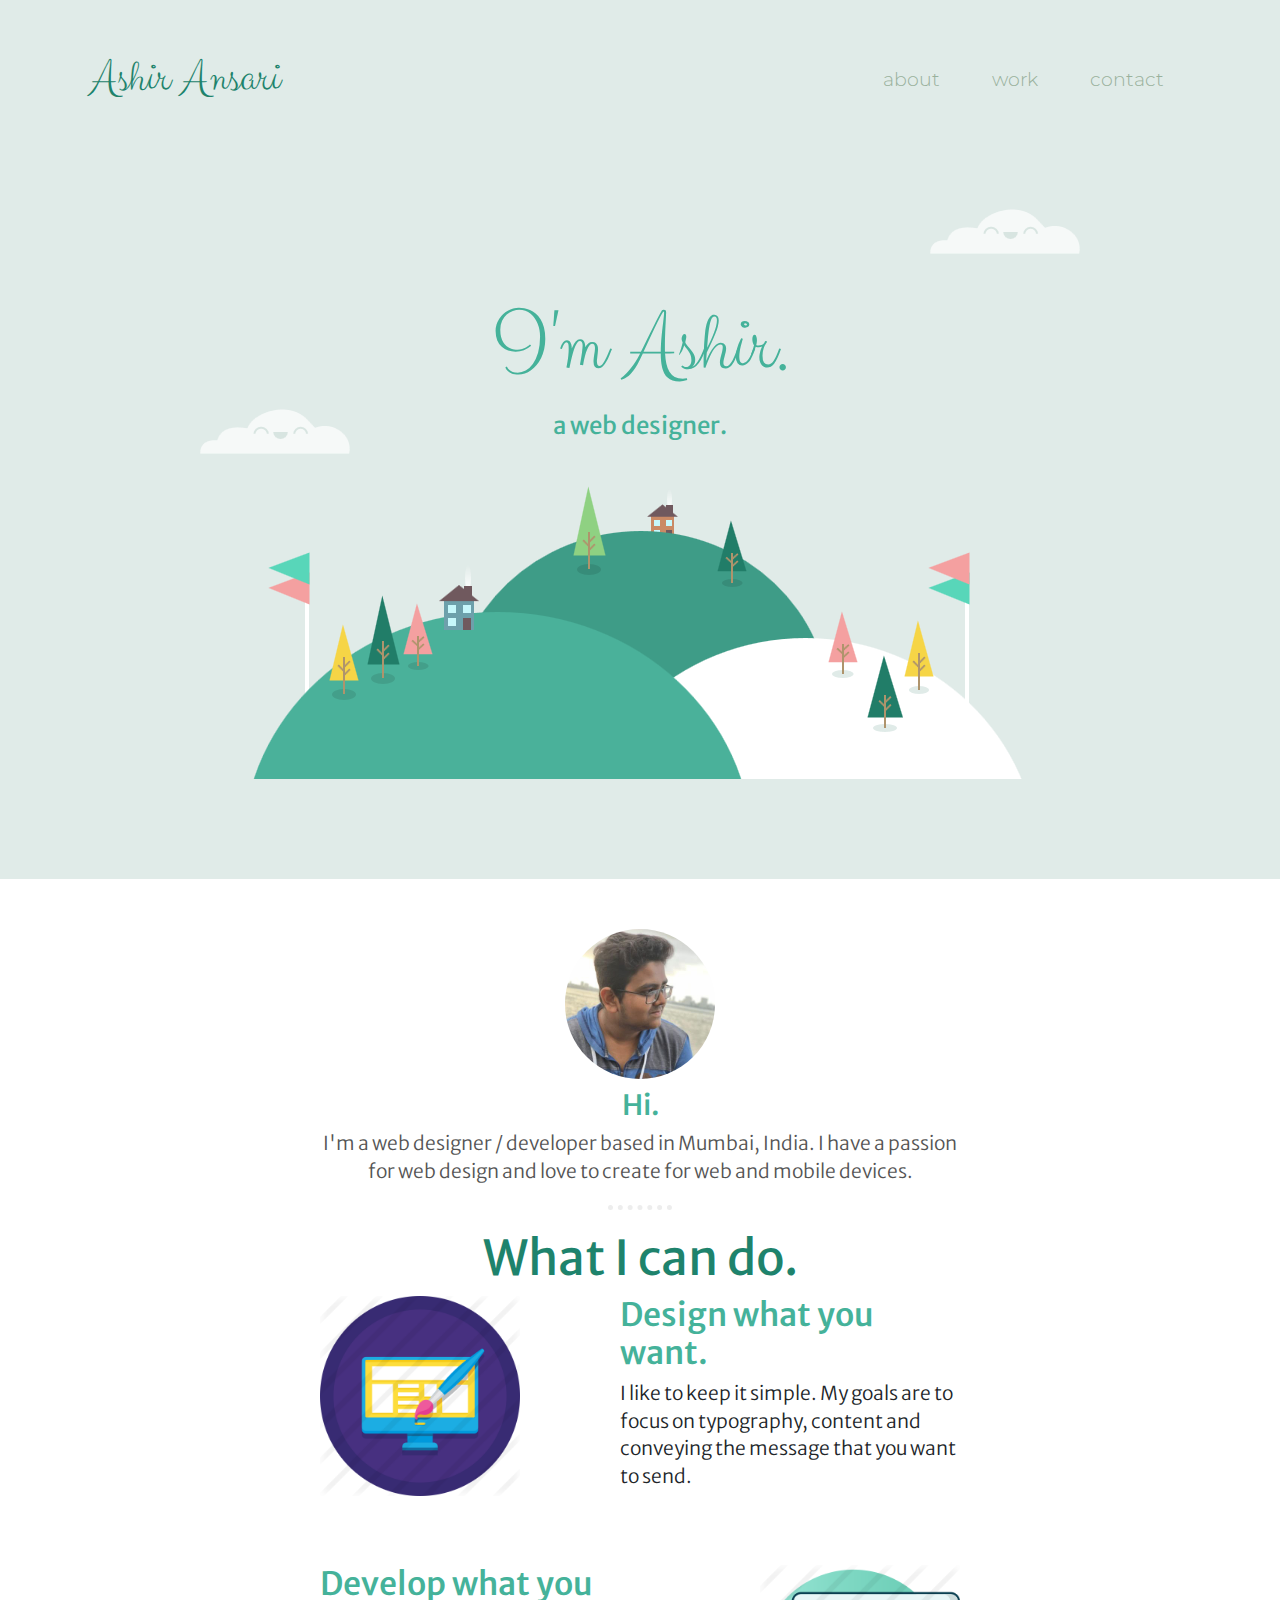
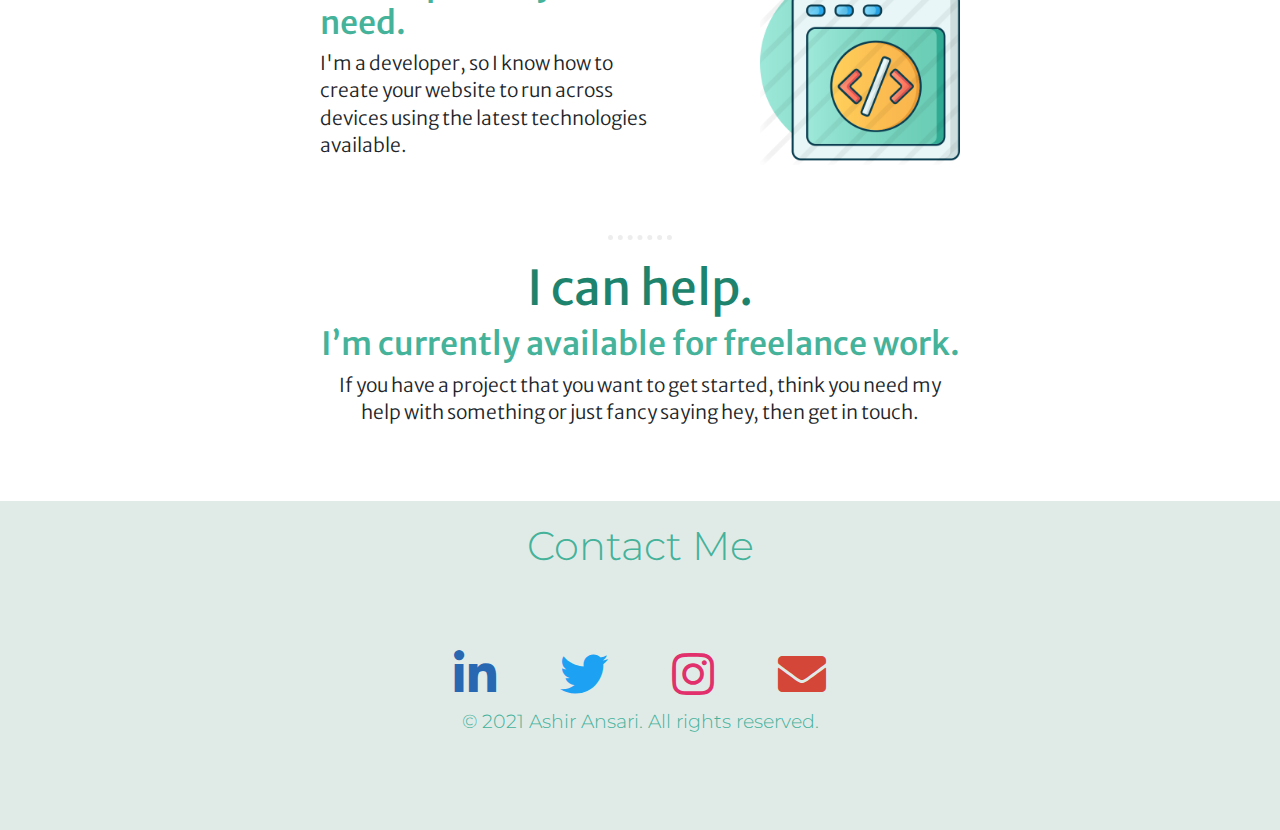
<file: index.html>
<!DOCTYPE html>
<html lang="en" dir="ltr">

<head>
  <meta charset="utf-8">

  <!-- BOOTSTRAP CDN -->
  <link rel="stylesheet" href="https://stackpath.bootstrapcdn.com/bootstrap/4.4.1/css/bootstrap.min.css" integrity="sha384-Vkoo8x4CGsO3+Hhxv8T/Q5PaXtkKtu6ug5TOeNV6gBiFeWPGFN9MuhOf23Q9Ifjh" crossorigin="anonymous">
  <!-- BOOTSTRAP CDN -->

  <title>AshirHub</title>

  <!-- CSS STYLESHEET -->
  <link rel="stylesheet" href="styles.css">
  <!-- CSS STYLESHEET -->

  <!-- FONT AWESOME CDN -->
  <link rel="stylesheet" href="https://cdnjs.cloudflare.com/ajax/libs/font-awesome/5.12.1/css/all.min.css">
  <!-- FONT AWESOME CDN -->

  <link rel="icon" href="favicon.ico">

  <!-- GOOGLE FONTS CDN -->
  <link href="https://fonts.googleapis.com/css?family=Clicker+Script|Merriweather+Sans|Montserrat&display=swap" rel="stylesheet">
  <!-- GOOGLE FONTS CDN -->

  <!-- JAVASCRIPT CDN -->
  <script src="https://code.jquery.com/jquery-3.4.1.slim.min.js" integrity="sha384-J6qa4849blE2+poT4WnyKhv5vZF5SrPo0iEjwBvKU7imGFAV0wwj1yYfoRSJoZ+n" crossorigin="anonymous"></script>
  <script src="https://cdn.jsdelivr.net/npm/popper.js@1.16.0/dist/umd/popper.min.js" integrity="sha384-Q6E9RHvbIyZFJoft+2mJbHaEWldlvI9IOYy5n3zV9zzTtmI3UksdQRVvoxMfooAo" crossorigin="anonymous"></script>
  <script src="https://stackpath.bootstrapcdn.com/bootstrap/4.4.1/js/bootstrap.min.js" integrity="sha384-wfSDF2E50Y2D1uUdj0O3uMBJnjuUD4Ih7YwaYd1iqfktj0Uod8GCExl3Og8ifwB6" crossorigin="anonymous"></script>
  <!-- JAVASCRIPT CDN -->
</head>

<body>
  <nav class="navbar navbar-expand-lg navbar-dark">
    <a class="navbar-brand" href="">Ashir Ansari</a>
    <button class="navbar-toggler" type="button" data-toggle="collapse" data-target="#navbarSupportedContent" aria-controls="navbarSupportedContent" aria-expanded="false" aria-label="Toggle navigation">
      <span class="navbar-toggler-icon btn btn-secondary"></span>
    </button>
    <div class="collapse navbar-collapse" id="navbarSupportedContent">
      <ul class="navbar-nav ml-auto">
        <li class="nav-item">
          <a class="nav-link" href="https://ashiransari.github.io/cv/">about</a>
        </li>
        <li class="nav-item">
          <a class="nav-link" href="">work</a>
        </li>
        <li class="nav-item">
          <a class="nav-link" href="#contact">contact</a>
        </li>
      </ul>
    </div>
  </nav>
  <div class="top-container">
    <img class="top-cloud" src="cloud.png" alt="cloud-img">
    <h1>I'm Ashir.</h1>
    <p id="desc">a web designer.</p>
    <img src="cloud.png" class="bottom-cloud" alt="cloud-img">
    <img src="land.png" alt="land-img">
  </div>
  <div class="middle-container" id="about">
    <div class="profile">
      <img class="profile-img" src="Ashir.jpg" alt="Ashir Ansari">
      <h3 class="hi">Hi.</h3>
      <p class="desc">I'm a web designer / developer based in Mumbai, India. I have a passion for web design and love to create for web and mobile devices.</p>
    </div>
    <hr>
    <div class="skills">
      <h2>What I can do.</h2>
      <div class="skill-row">
        <img class="skill1" src="web.png" alt="Design">
        <h3>Design what you want.</h3>
      <p>I like to keep it simple. My goals are to focus on typography, content and conveying the message that you want to send.</p>
      </div>
      <div class="skill-row">
        <img class="skill2" src="develop.png" alt="Develop">
        <h3>Develop what you need.</h3>
        <p>I'm a developer, so I know how to create your website to run across devices using the latest technologies available.</p>
      </div>
    </div>
    <hr>
    <div class="hire-me" id="hire">
      <h2>I can help.</h2>
      <h3>I’m currently available for freelance work.</h3>
      <p>If you have a project that you want to get started, think you need my help with something or just fancy saying hey, then get in touch.</p>
    </div>
  </div>


  <div class="bottom-container" id="contact">
    <footer>
    <p class="contact-me">Contact Me</p>
  </footer>
    <a href="https://www.linkedin.com/in/ansari-ashir-877a69194/"><i class="fab fa-linkedin-in fa-3x"></i></a>
    <a href="https://twitter.com/iam_ashir"><i class="fab fa-twitter fa-3x"></i></a>
    <a href="https://www.instagram.com/_ashiransarii_/"><i class="fab fa-instagram fa-3x"></i></a>
    <a href="mailto:ansariashir35@gmail.com"><i class="fas fa-envelope fa-3x"></i></a>
    <p>© 2021 Ashir Ansari. All rights reserved.</p>
  </div>

</body>

</html>
</file>
<file: styles.css>
body {
  margin: 0;
  text-align: center;
  font-family: 'Merriweather Sans', sans-serif;
}

.navbar {
  background-color: #e0ebe8;
  padding: 3% 7%;
}

.navbar-brand{
font-family: 'Clicker Script', cursive;
font-weight: 400;
font-size: 3rem;
color: #1e836c !important;
}

.nav-item {
  padding: 0 18px;
}

.nav-link {
font-family: "Montserrat";
font-weight: 300;
font-size: 1.2rem;
color: #99b19c !important;
}

.top-container {
  background-color: #e0ebe8;
  position: relative;
  padding-top: 100px;
  padding-bottom: 100px;
  margin-bottom: 50px;
}

.bottom-container {
  background-color: #e0ebe8;
  padding-bottom: 20px;
  font-family: 'Montserrat', sans-serif;
  color: #45b29a;
}

.contact-me {
  font-family: 'Montserrat', sans-serif;
  font-size: 2.5rem;;
  color: #45b29a;
  padding-top: 1rem;
}

.bottom-cloud {
  position: absolute;
  top: 250px;
  left: 200px;
}

.top-cloud {
  position: absolute;
  right: 200px;
  top: 50px;
}

h1 {
  margin: 50px auto 0 auto;
  font-family: 'Clicker Script', cursive;
  font-size: 562.5%;
  color: #45b29a;
  line-height: 2cm;
}

h2 {
  font-size: 3rem;
  font-weight: 400;
  color: #1e836c;
}

h3 {
  color: #45b29a;
  font-size: 2rem;
}

#desc {
  font-size: 1.5rem;
  margin: 0 auto 10px auto;
  color: #45b29a;
  padding: 25px 0 25px 0;
  font-weight: 400;
}

p {
  font-family: 'Montserrat' sans-serif;
  line-height: 1.42857143;
  font-size: 1.2rem;
  font-weight: 300;
  margin-bottom: 75px;
}

.profile-img {
  height: 150px;
  width: 150px;
  border-radius: 50%;
  margin-bottom: 10px;
}

.skill1 {
  height: 200px;
  width: 200px;
  float: left;
  margin-right: 100px;
}

.skill2 {
  height: 200px;
  width: 200px;
  float: right;
  margin-left: 100px;
}

.btn {
  line-height: 2cm;
}

footer {
  background-color: #e0ebe8;
}

.fa-linkedin-in {
  margin: 0 30px 10px 30px;
  color: #2867B2;
}

.fa-twitter {
  margin: 0 30px 10px 30px;
  color: #1DA1F2;
}

.fa-instagram {
  margin: 0 30px 10px 30px;
  color: #E1306C;
}

.fa-envelope{
  margin: 0 30px 10px 30px;
  color: #d44638;
}

.hi {
  color: #45b29a;
  font-size: 28px;
}

.desc {
  color: #545454;
  font-weight: 300;
  margin-bottom: 10px;
}

hr {
  border-style: none;
  border-top-style: dotted;
  border-width: 5px;
  width: 5%;
  border-color: #ededed;
  margin: 20px auto 20px auto;
}

.skill-row {
  width: 50%;
  margin: auto;
  text-align: left;
}

.hire-me {
  width: 50%;
  margin: auto;
}

.profile {
  width: 50%;
  margin: auto;
}
</file>
